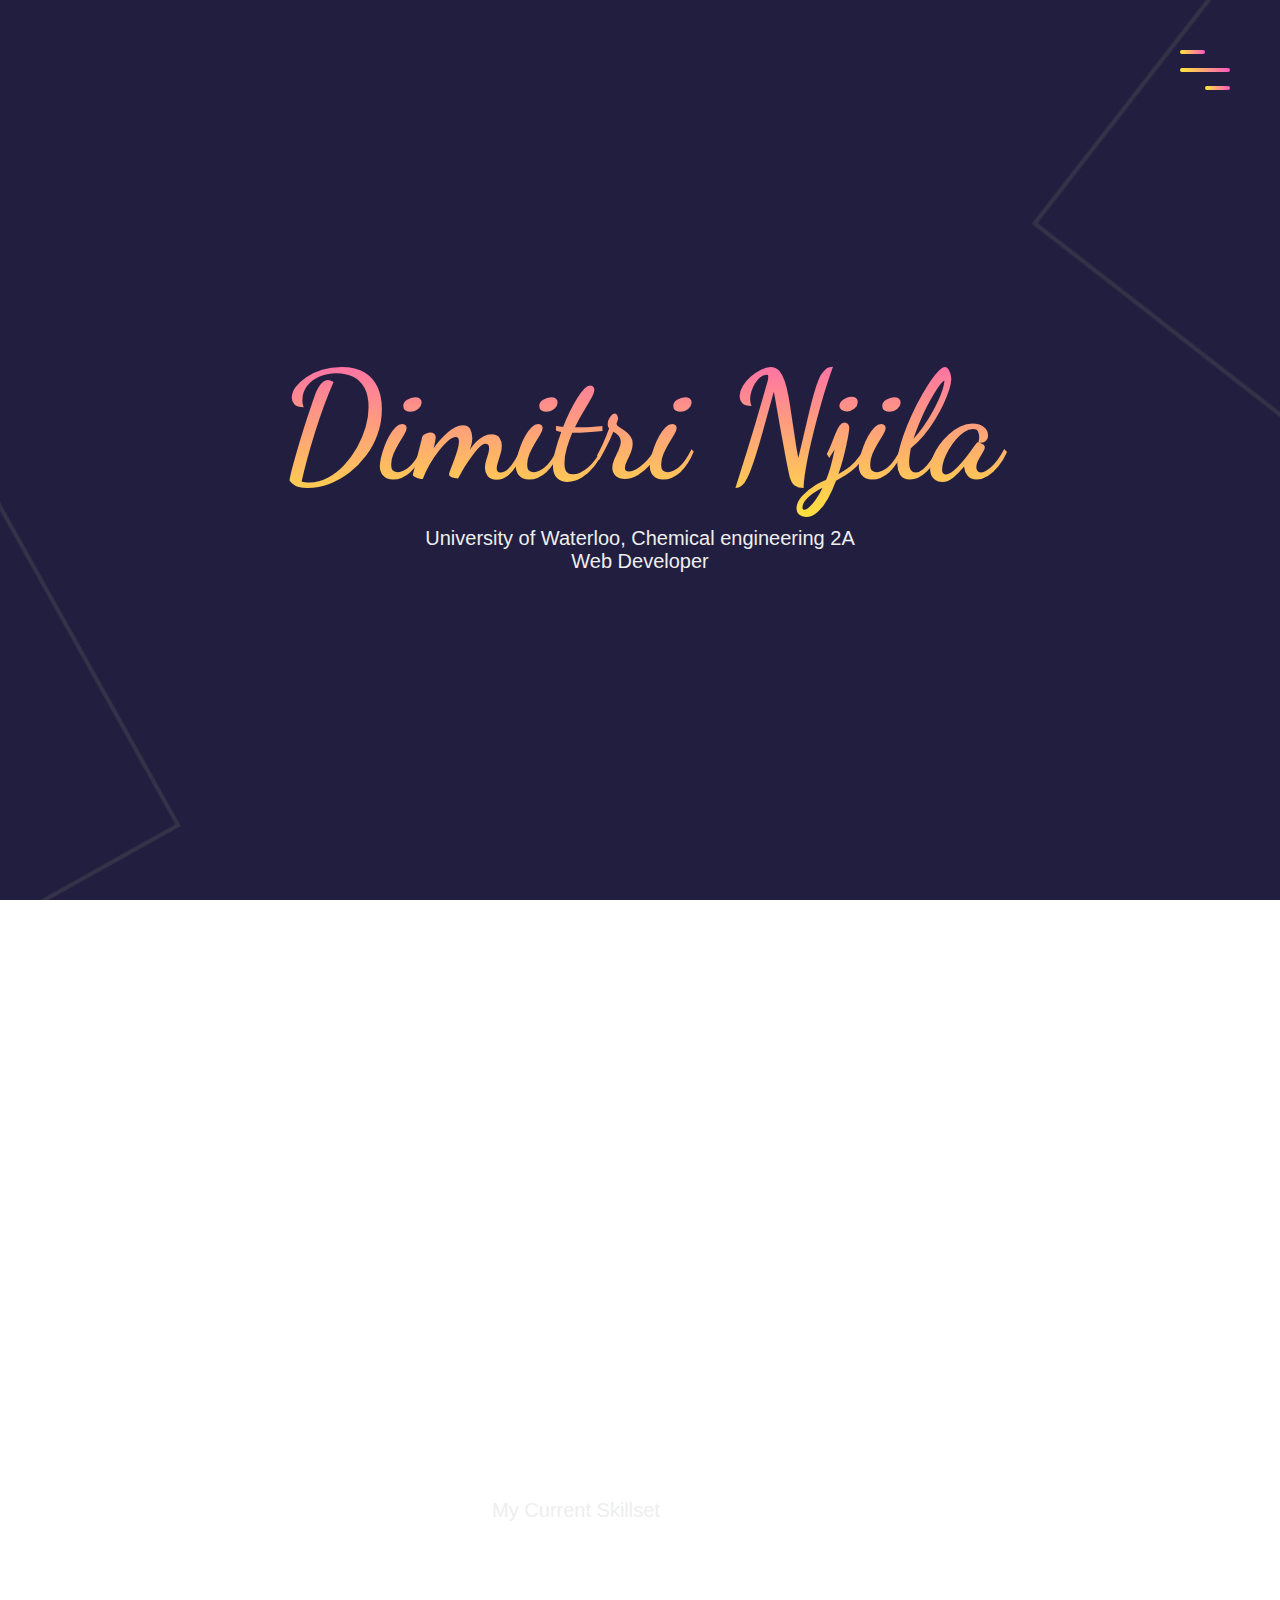
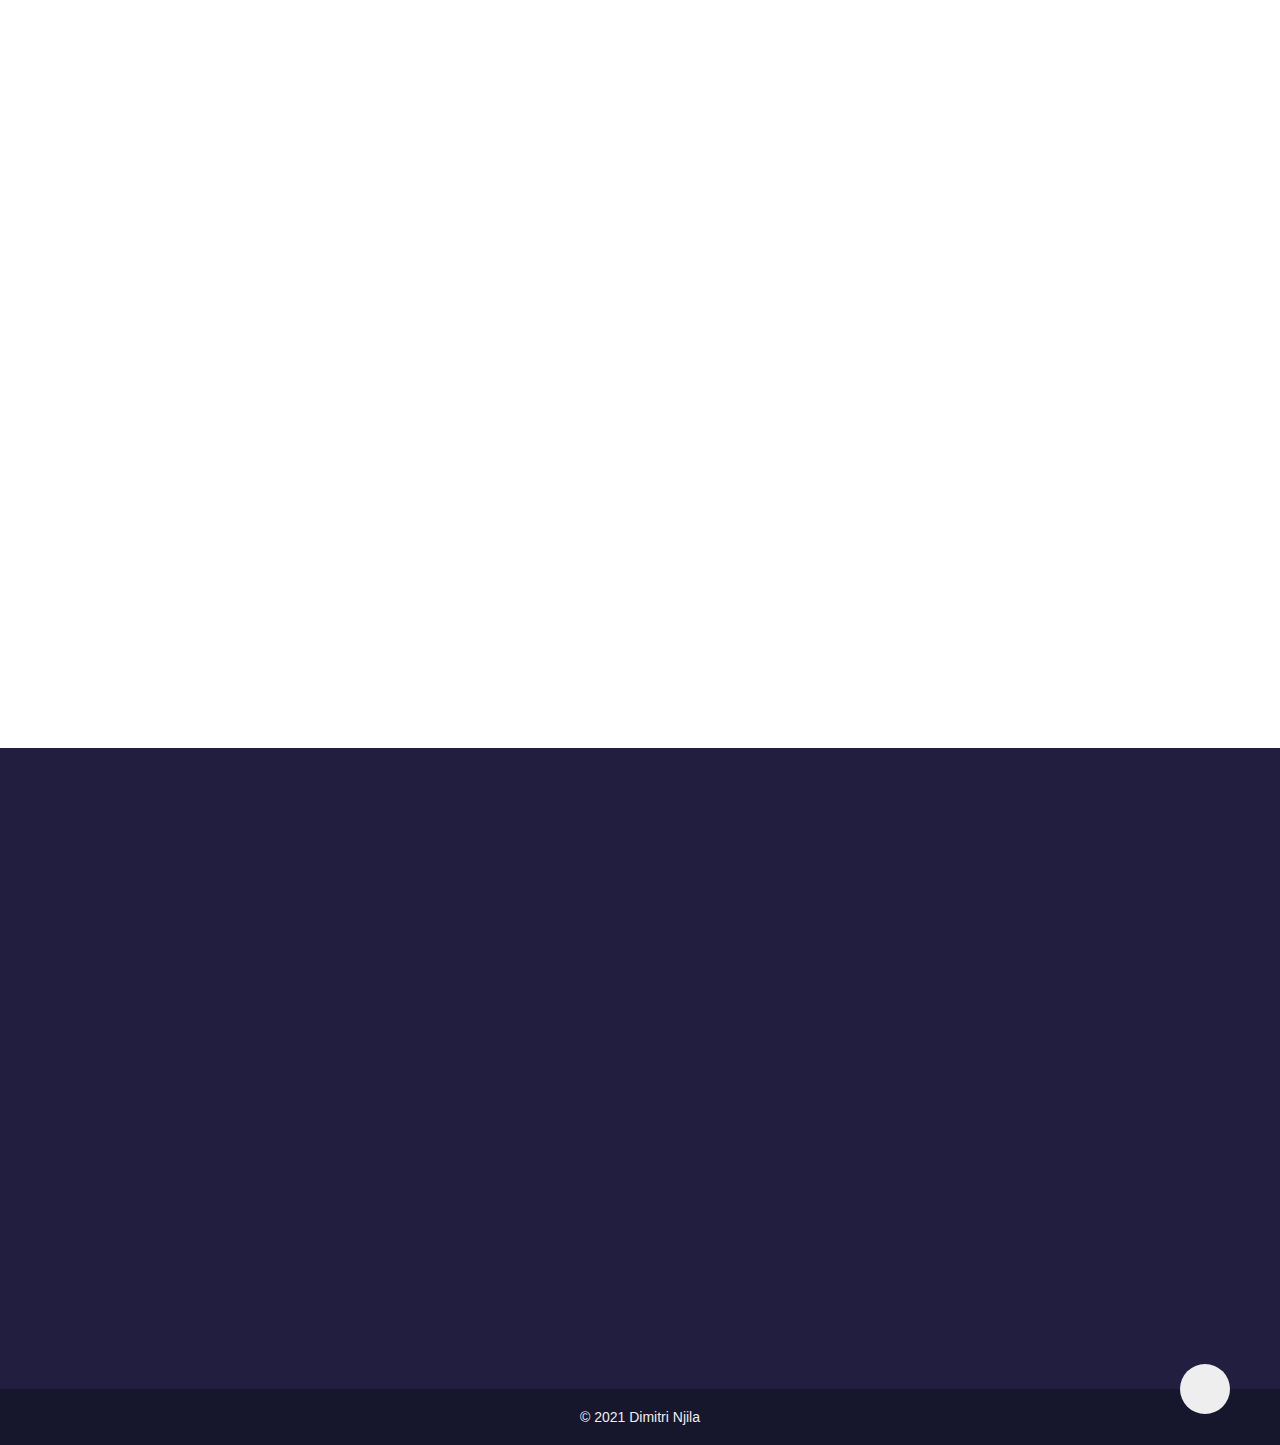
<file: index.html>
<!DOCTYPE html>
<html lang="en" dir="ltr">
  <head>
    <meta charset="utf-8">
    <meta name="viewport" content="width=device-width, initial-scale=1">
    <meta http-equiv="X-UA-Compatible" content="ie-edge">
    <title> Dimitri Njila</title>
    <link rel="preconnect" href="https://fonts.gstatic.com">
    <link href="https://fonts.googleapis.com/css2?family=Dancing+Script:wght@700&display=swap" rel="stylesheet">
    <link rel="stylesheet" href="https://unpkg.com/aos@next/dist/aos.css" />
    <link rel="stylesheet" href="https://use.fontawesome.com/releases/v5.7.2/css/all.css" integrity="sha384-fnmOCqbTlWIlj8LyTjo7mOUStjsKC4pOpQbqyi7RrhN7udi9RwhKkMHpvLbHG9Sr" crossorigin="anonymous">
    <link rel="stylesheet" href="main.css">
  </head>
  <body>
      <header>
        <div class=" menu-toggler">
          <div class="bar half start">
          </div>
          <div class="bar">
          </div>
          <div class="bar half end">
          </div>
        </div>
        <nav class= "top-nav">
          <ul class="nav-list">
              <li>
                <a href="index.html" class= "nav-link">Home</a>
              </li>
              <li>
                <a href="#about" class= "nav-link">About</a>
              </li>
              <li>
                <a href="#services" class= "nav-link">Skills</a>
              </li>
              <li>
                <a href="#portfolio" class= "nav-link">Portfolio</a>
              </li>
              <li>
                <a href="#contact" class= "nav-link">Contact</a>
              </li>
          </ul>
        </nav>
        <div class="landing-text">
          <h1>Dimitri Njila</h1>
          <h6> University of Waterloo,  Chemical engineering 2A<br> Web Developer</h6>
        </div>
      </header>
      <section class="about" id="about">
        <div class="container">
          <div class="profile-img" data-aos="fade-right" data-aos-delay="300">
            <img src="images/profile.jpg" alt="">
          </div>
          <div class="about-details" data-aos="fade-left" data-aos-delay="600">
            <div class="about-heading">
              <h1>About</h1>
              <h6>Myself</h6>
            </div>
            <p> I am a second-year student studying chemical engineering at the University of Waterloo, and a freelance front-end web developer actively looking for work. I have a passion for coding and love challenging myself creatively and aesthetically. I design simple yet appealing responsive websites! I enjoy learning new skills daily and am looking to get involved with some fellow developers.</p>

            <div class="social-media-icons">
              <ul class="nav-list">
                <li>
                  <a href="https://www.linkedin.com/in/dimitri-njila-8b69931a9/" class="icon-link" target="_blank">
                    <i class="fab fa-linkedin"></i>
                  </a>
                </li>
                <li>
                  <a href="https://dribbble.com/Dymytry" class="icon-link" target="_blank">
                    <i class= "fab fa-dribbble-square"></i>
                  </a>
                </li>
                <li>
                  <a href="https://github.com/Dymytry77" class="icon-link" target="_blank">
                    <i class="fab fa-github"></i>
                  </a>
                </li>
              </ul>
            </div>
          </div>
        </div>
      </section>
      <section class= "services" id="services">
        <div class="container">
          <div class="section-heading">
            <h1>Skills</h1>
            <h6>My Current Skillset</h6>
          </div>
          <div class="my-skills">
            <div class="skill" data-aos="fade-in" data-aos-delay="300">
              <div class="icon-container">
                <i class="fas fa-layer-group"></i>
              </div>
              <h1>Technical Skills</h1>
              <ul class="skill-list">
                <li>HTML5 and CSS/SCSS</li>
                <li>JavaScript/JQuery</li>
                <li>Bootstrap</li>
                <li>GitHub</li>
                <li>Responsive Web Design</li>
              </ul>
            </div>
            <div class="skill" data-aos="fade-in" data-aos-delay="600">
              <div class="icon-container">
                <i class="fas fa-user-tie"></i>
              </div>
              <h1>Professional Skills</h1>
                <ul class="skill-list">
                <li>Creativity</li>
                <li>Strong <br>Interpersonal Skills</li>
                <li>Critical Thinking</li>
                <li>Teamwork</li>
              </ul>
            </div>
            <div class="skill" data-aos="fade-in" data-aos-delay="900">
              <div class="icon-container">
                <i class="fas fa-dumbbell"></i>"
              </div>
              <h1>Other Skills</h1>
                <ul class="skill-list">
                  <li>Detail Oriented</li>
                  <li>Communication</li>
                  <li>Above-Average <br>Problem solving</li>
                  <li>Time Management</li>
                </ul>
            </div>

          </div>

        </div>

      </section>
      <section class= "portfolio" id="portfolio">
        <div class="container">
          <div class="section-heading">
            <h1>Portfolio</h1>
            <h6>Some Of My Recent Work</h6>
          </div>
          <div class="portfolio-item">
            <div class="portfolio-img has-margin-right" data-aos="fade-right" data-aos-delay="300">
              <img src="images/landing pages.jpg" alt="">
            </div>
            <div class="portfolio-description" data-aos="fade-left" data-aos-delay="600">
              <h6>Web design</h6>
              <h1>Landing Page</h1>
              <p>Fully Responsive Landing page for a product in an e-commerce website. HTML5 and CSS project, with a minimal amount of JS. </p>
              <a href="landing page.html" class="cta">View Project</a>
              <br>
              <a href="https://github.com/Dymytry77/Product-page" class="cta">View Code</a>
            </div>
          </div>
          <div class="portfolio-item">
            <div class="portfolio-description has-margin-right" data-aos="fade-right" data-aos-delay="600">
              <h6>Web Development</h6>
              <h1>Dark Theme UI </h1>
              <p>Implemented a dark mode toggle button that switches between light and dark modes. HTML5, CSS and JS project.</p>
              <a href="dark.html" class="cta">View Project</a>
              <br>
              <a href="https://github.com/Dymytry77/Dark-UI" class="cta" >View Code</a>
            </div>
            <div class="portfolio-img" data-aos="fade-left" data-aos-delay="1200">
              <img src="images/Dark UI.jpg" alt="">
            </div>
          </div>
          <div class="portfolio-item">
            <div class="portfolio-img has-margin-right" data-aos="fade-right" data-aos-delay="1500">
              <img src="images/web app.jpg" alt="">
            </div>
            <div class="portfolio-description" data-aos="fade-left" data-aos-delay="1800">
              <h6>Web App </h6>
              <h1>Pomodoro Application</h1>
              <p> Simple Utility Web app programmed to measure studying time via Pomodoro Technique. HTML5, Bootstrap, CSS and JS project.</p>
              <a href="pomodoro.html" class="cta">View Project</a>
              <br>
              <a href="https://github.com/Dymytry77/Pomodoro.github.io" class="cta" >View Code</a>
            </div>
          </div>
      </section>

      <section class="contact" id="contact">
        <div class="container" data-aos="fade-up" data-aos-delay="300">
          <div class="section-heading">
            <h1>Contact</h1>
            <h6>Lets Work Together!</h6>
          </div>
          <form action="https://formspree.io/f/mgeprlvn" method="post">
            <label for="name">Name:</label>
            <input type="text" id="name" name="name" placeholder=" Enter your name..." required>
            <label for="email">Email</label>
            <input type="email" id="email" name="email" placeholder=" Enter your email..." required>
            <label for="subject">Subject:</label>
            <textarea name="subject" id="subject" rows="10" cols="10"></textarea>
            <input type="submit" value="Submit">
          </form>
        </div>
      </section>

      <footer class="copyright">
        <div class="up" id="up">
          <i class="fas fa-chevron-up"></i>
        </div>
        <p>&copy; 2021 Dimitri Njila</p>
      </footer>

    <script src="https://ajax.googleapis.com/ajax/libs/jquery/3.3.1/jquery.min.js"></script>
    <script src="https://unpkg.com/aos@next/dist/aos.js"></script>
    <script src="main.js"></script>
  </body>
</html>
</file>
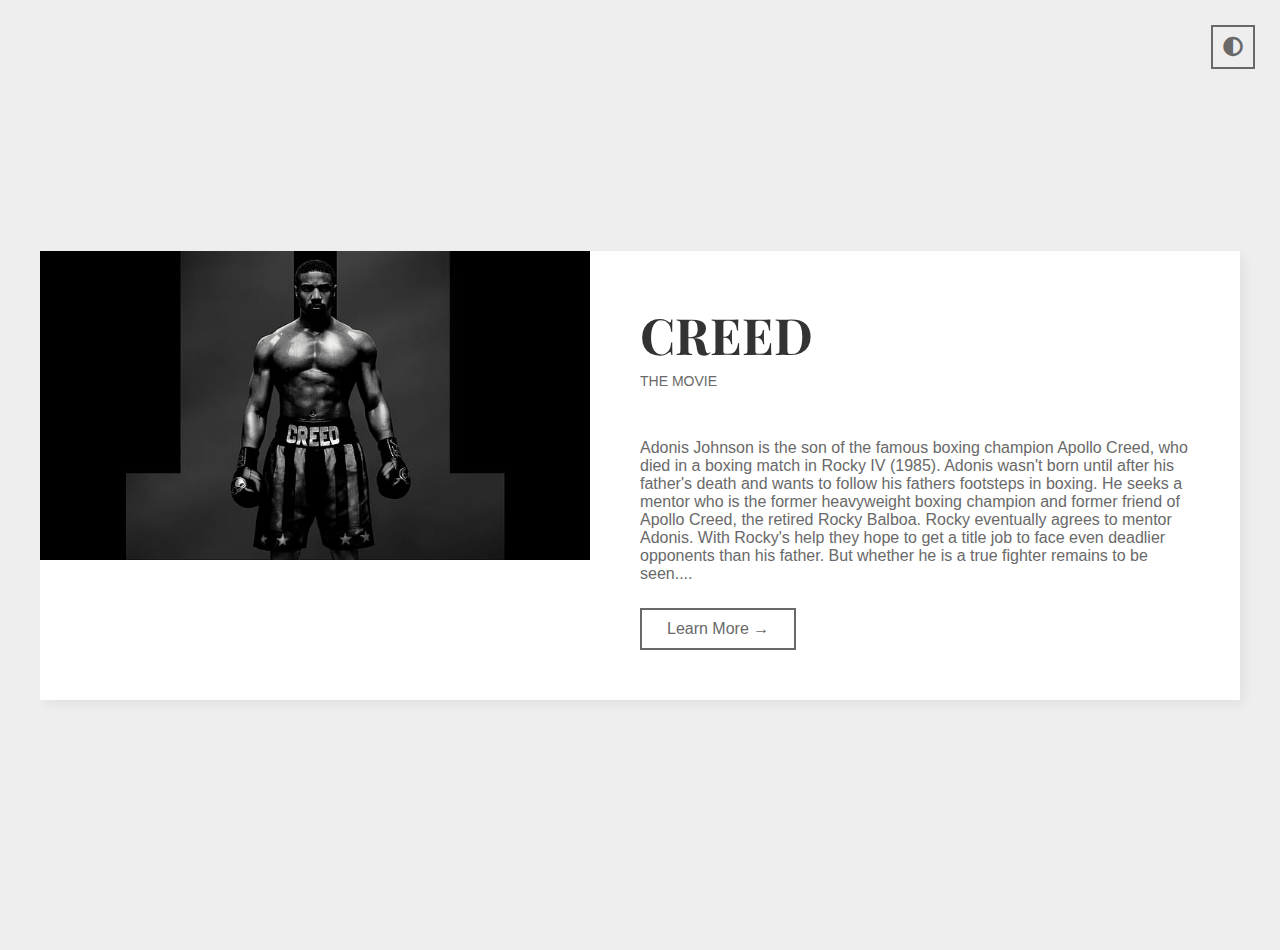
<file: dark.html>
<!DOCTYPE html>
<html lang="en" dir="ltr">
  <head>
    <meta charset="utf-8">
    <meta name="viewport"
          content="width=device-width, user-scalable=no, initial-scale=1.0,maximun-scale=1.0, minimum-scale=1.0">
    <meta http-equiv="X-UA-Compatible" content="ie-edge">
    <title>Dark Theme</title>
    <link rel="preconnect" href="https://fonts.gstatic.com">
<link href="https://fonts.googleapis.com/css2?family=Playfair+Display:wght@700&display=swap" rel="stylesheet">
    <link rel="stylesheet" href="https://cdnjs.cloudflare.com/ajax/libs/font-awesome/5.13.0/css/all.min.css">
    <link rel="stylesheet" href="dark.css">
  </head>
  <body>
<section>
  <div class="toggle-btn">
    <i class="fas fa-adjust"></i>
  </div>
  <div class="container">
    <div class="content">
      <div class="content-image">
        <img src="images/creed.jpg">

      </div>
      <div class="content-text">
        <h1 class= "title">CREED</h1>
        <h2 class="subtitle">The Movie</h2>
        <p class:"description">Adonis Johnson is the son of the famous boxing champion Apollo Creed, who died in a boxing match in Rocky IV (1985). Adonis wasn't born until after his father's death and wants to follow his fathers footsteps in boxing. He seeks a mentor who is the former heavyweight boxing champion and former friend of Apollo Creed, the retired Rocky Balboa. Rocky eventually agrees to mentor Adonis. With Rocky's help they hope to get a title job to face even deadlier opponents than his father. But whether he is a true fighter remains to be seen....</p>
        <a href="#" class ="cta"> Learn More &rarr;</a>
      </div>

    </div>

  </div>
</section>

<script src="dark.js"></script>
  </body>
</html>
</file>
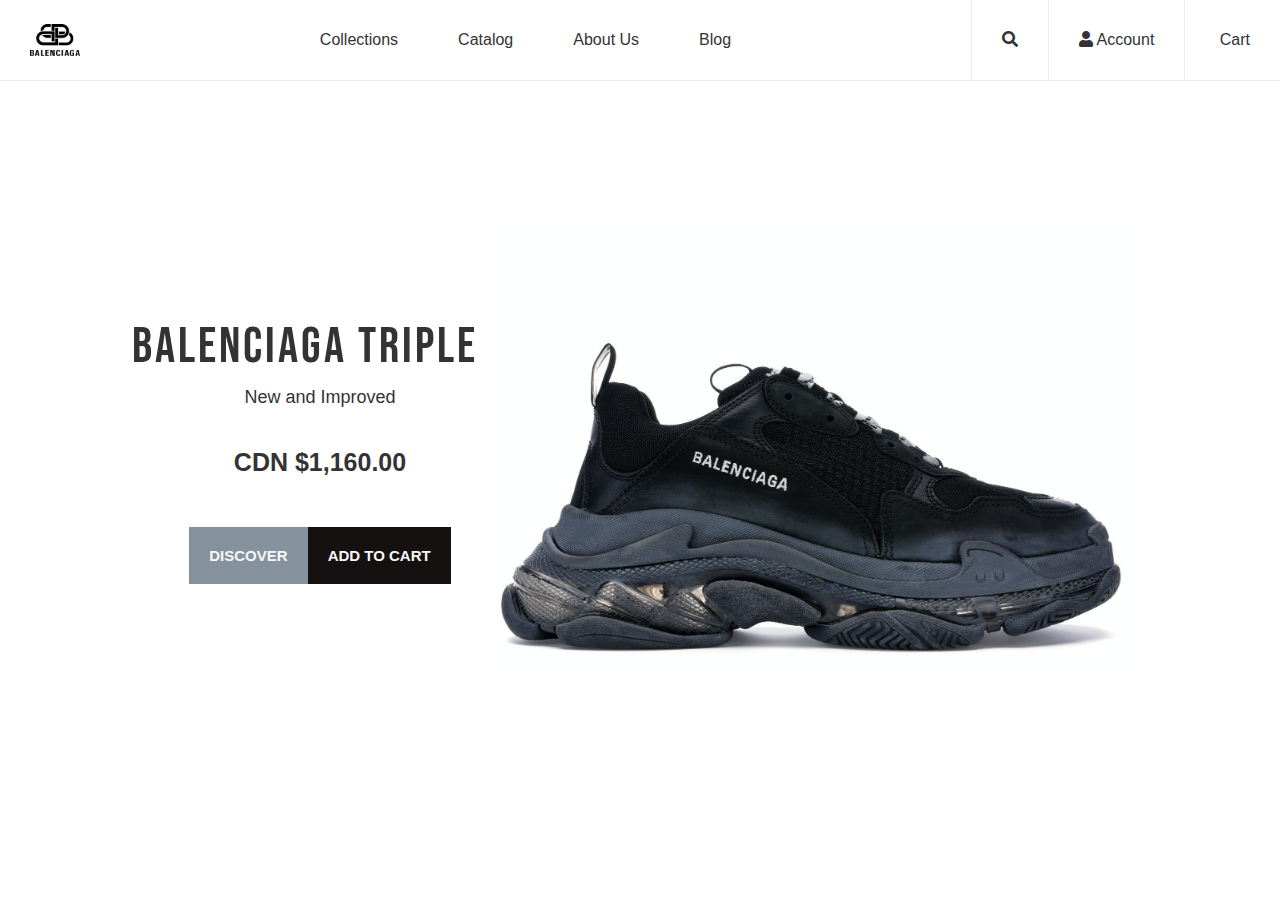
<file: landing page.html>
<!DOCTYPE html>
<html lang="en">
<head>
    <meta name="viewport" content="width=device-width, initial-scale=1">
    <meta charset="UTF-8">
    <title>Balenciaga</title>
    <link rel="preconnect" href="https://fonts.gstatic.com">
    <link href="https://fonts.googleapis.com/css2?family=Bebas+Neue&display=swap" rel="stylesheet">
    <link rel="stylesheet" href="https://use.fontawesome.com/releases/v5.7.1/css/all.css">
    <link rel="stylesheet" href="landing page.css">
</head>
<body>
  <header>
    <div class="menu-toggle">
      <i class="fas fa-bars"></i>

    </div>
    <div class="overlay">

    </div>

    <nav>
      <i class="fas fa-times"></i>
      <div class="logo">
        <img src="images/logo.png">
      </div>

      <div class="nav-middle">
        <ul>
          <li><a href="#">Collections</a></li>
          <li><a href="#">Catalog</a></li>
          <li><a href="#">About Us</a></li>
          <li><a href="#">Blog</a></li>
        </ul>
      </div>
      <div class="nav-right">
        <ul>
          <li>
            <a href="#">
              <i class="fas fa-search"></i>
            </a>
          </li>
          <li>
            <a href="#">
              <i class="fas fa-user"></i> Account
            </a>
          </li>
          <li>
            <a href="#">
              <i class="fas fa-cart"></i> Cart
            </a>
          </li>


        </ul>
      </div>
    </nav>
    <div class="main">
      <div class="tone-1">
        <div class="product-info">
          <h1>Balenciaga Triple S</h1>
          <p>New and Improved</p>
          <h2>CDN $1,160.00</h2>
          <div class="info-btns">
            <a href="#" class="btn discover-btn">DISCOVER</a>
            <a href="#" class="btn cart-btn">ADD TO CART</a>
          </div>
        </div>
      </div>
      <div class="tone-2">
        <img src="images/Balency.jpeg" alt="">
      </div>
    </div>
  </header>

<script src="https://ajax.googleapis.com/ajax/libs/jquery/3.3.1/jquery.min.js"></script>
<script src="landing page.js"></script>
</body>
</html>
</file>
<file: main.css>
/*Start global*/
*{
  margin:0;
  padding:0
  box-sizing:border-box;
}
html{
  font-size:10px;
  font-family: 'Roboto', sans-serif;
  color: #eee;
}

body {
  width: 100%;
  height: 100%;
  background: url(images/sitebg.jpg) no-repeat center fixed;
  background-size: cover;
}

section{
  padding: 6rem 0;
}

a{
  text-decoration: none;
  color: #eee;
}

p{
  font-size: 2rem;
  font-weight: 300;
}

img{
  width: 100%;
}

/*End global*/

/*Start reusable*/
.container{
  width: 90%;
  max-width: 120rem;
  height: 100%;
  position: relative;
}

.section-heading{
  text-align: center;
  margin-bottom: 10rem;
}

.section-heading h1{
  font-size: 3.5rem;
  color: rgba(255, 255, 255, .3);
  text-transform: uppercase;
  font-weight: 500;
  position: relative;
  margin-bottom: 1rem;
}
.section-heading h1::before,
.section-heading h1::after{
  content: '';
  position: absolute;
  bottom: -.5rem;
  left: 50%;
  transform: translateX(-50%);
  background-color: rgba(255, 255, 255, 0.75);

}
.section-heading h1::before{
  width: 10rem;
  height: 3px;
  border-radius: .8rem;
}
.section-heading h1::after{
  width: 1.5rem;
  height: 1.5rem;
  border-radius: 100%;
  bottom: -1rem;
}
.section-heading h6{
  font-size: 2rem;
  font-weight: 400;
}
.has-margin-right{
  margin-right:5rem ;
}
/*End reusable*/

/*Start header*/
header{
  width: 100%;
  height: 100vh;
}

.top-nav{
  width: 100%;
  height: 100vh;
  position: fixed;
  top: -100vh;
  z-index: 50;
  background-color: #16162d;
  border-bottom-right-radius: 100%;
  border-bottom-left-radius: 100%;
  transition: all 650ms cubic-bezier(1,0,0,1);
}

.nav-list{
  list-style: none;
  width: 100%;
  height: 100%;
  display: flex;
  justify-content: center;
  align-items: center;
}

li{
  margin: 0 2rem;
}

.nav-link{
  font-family: 'Dancing Script', cursive;
  font-size: 5rem;
  padding: 1rem;
}

.nav-link:hover,
.nav-link:focus{
  background: linear-gradient(to top, #ffe838, #fd57bf);
  -webkit-background-clip: text;
  -webkit-text-fill-color: transparent;
}

.top-nav.open{
  top: 0;
  border-radius: initial;

}

.menu-toggler{
  position: absolute;
  top:5rem;
  right: 5rem;
  width: 5rem;
  height: 4rem;
  display: flex;
  flex-direction: column;
  justify-content: space-between;
  cursor: pointer;
  z-index: 1500;
  transition: transform 650ms ease-out;
}

.menu-toggler.open{
  transform: rotate(-45deg);

}

.bar{
  background: linear-gradient(to right, #ffe838, #fd57bf);
  width: 100%;
  height: 4px;
  border-radius: .8rem;
}

.bar.half{
  width: 50%;
}

.bar.start{
  transform-origin: right;
  transition: transform 650ms cubic-bezier(0.54, -0.81, 0.57, 0.57);
}
.open .bar.start{
  transform: rotate(-450deg) translateX(.8rem);
}
.bar.end{
  align-self: flex-end;
  transform-origin: left;
  transition: transform 650ms cubic-bezier(0.54, -0.81, 0.57, 0.57);
}
.open .bar.end{
  transform: rotate(-450deg) translateX(-.8rem);
}

.landing-text{
  position: absolute;
  top: 50%;
  left: 50%;
  transform: translate(-50%, -50%);
  width: 100%;
  text-align: center;
  z-index: 1;
}

.landing-text h1{
  font-size: 15rem;
  font-family: 'Dancing Script', cursive;
  background: linear-gradient(to top, #ffe838, #fd57bf);
  -webkit-background-clip: text;
  -webkit-text-fill-color: transparent;
  padding: 1rem;
  user-select: none;
}

.landing-text h6{
  font-size: 2rem;
  font-weight: 400;
}
/*End header*/

/*Start about*/
.about .container{
  display: flex;
  align-items: center;
  justify-content: center;
}

.about-heading{
  text-align: center;
  text-transform: uppercase;
  line-height: 0;
  margin-bottom: 6rem;
}

.about-heading h1{
  font-size: 8rem;
  opacity: 0.3;
}

.about-heading h6{
  font-size: 3rem;
  font-weight: 400;
}

.profile-img{
  flex: 1;
  margin-right: 5rem;
  width: 30rem;
}

.about-details{
  flex: 1;
}

.social-media-icons{
  margin-top: 5rem;
}
.social-media-icons i{
  font-size: 5rem;
  transition: color 650ms;
}

.fa-linkedin:hover{
  color: #38a1f3;
}

.fa-dribbble-square:hover{
  color: #ea4c89;
  }

.fa-github:hover{
  color: #000000;
}
/*End about*/

/*Start skills*/
.my-skills{
  margin-top: 10rem;
  margin-left: 15rem;
  display: grid;
  grid-template-columns: repeat(auto-fit, minmax(25rem, 1fr));
  grid-gap: 2.5rem;
  text-align: justify;
}

.skill{
  display: flex;
  flex-direction: column;
  justify-content: center;
  align-items: center;
  padding: 4rem;
  position: relative;
  left: -7rem;
}

.skill h1{
  text-transform: uppercase;
  letter-spacing: 2px;
  margin: 2rem -2px 2rem 0;
}
.skill-list{
  font-size: 1.5rem;
}
.skill-list li{
  margin-bottom: 1rem;
}


.icon-container{
  width: 10rem;
  height: 10rem;
  border: 3px solid #ffe838;
  background-color: #fd57bf;
  margin-bottom: 2rem;
  display: flex;
  transform: rotate(45deg);
}
.icon-container i{
  color: #ffe838;
  font-size: 5rem;
  margin: auto;
  transform: rotate(-45deg);
}
/*End skills*/

/*Start portfolio*/
.portfolio-item{
  display: flex;
  align-items: center;
  justify-content: center;
  margin-bottom: 5rem;
}
/*.portfolio-item:last-child,{
  margin-bottom: 0;
  margin-left: 1rem;
}*/

.portfolio-img img:nth-child(1){
  border: 2px solid white;
}



.portfolio-description{

}
.portfolio-description h1{
  font-size: 3rem;
  text-transform: uppercase;
  font-weight: 300;
  margin: 1rem 0;
}

.portfolio-description h6{
  font-size: 1.5rem;
  text-transform: uppercase;
  font-weight: 300;
  opacity: 0.3;
}

.portfolio-description .cta{
  display: inline-block;
  margin-top: 2.5rem;
  font-size: 1.5rem;
  text-transform: uppercase;
  color: #3883ff;
  transition: color 650ms;
}
.portfolio-description .cta:hover{
  color: #2f67cd;
}
.portfolio-description .cta a:nth-child(4){
  margin-right: 20rem;
}
/*End portfolio*/




/*Start contact*/
.contact{
  background-color: #221e3f;
  }

form{
  width: 70%;
  margin: 0 auto;
}
form label{
  font-size: 1.5rem;
}

input,
select,
textarea {
  width: 100%;
  padding: 1rem;
  margin-top: 5px;
  border: none;
  outline-color: #fd57bf;
}

input[type="submit"]{
  width: initial;
  background-color: #fd57bf;
  color: #eee;
  padding: 1rem  2rem;
  border-radius: .8rem;
  cursor: pointer;
  transition: background-color 650ms;
}
input [type="submit"]:hover{
  color: #221e3f;
  background-color: #ffe838;
}

/*End contact*/

/*Start footer*/
.copyright{
  width: 100%;
  text-align: center;
  background-color: #16162d;
  padding: 2rem 0;
  position: relative;
}

.up{
  position: absolute;
  width: 5rem;
  height: 5rem;
  background-color: #eee;
  top: -2.5rem;
  right: 5rem;
  border-radius: 100%;
  display: flex;
  animation: pulse 2s infinite;
  cursor: pointer;
}
.up i{
  color: #16162d;
  font-size: 2rem;
  margin: auto;
}
.copyright p{
  font-size: 1.4rem;
}
/*End footer*/

/*Start animations*/
@keyframes pulse{
  0%{
    box-shadow: 0 0 0 0 rgba(253,87, 191, .99);
  }
  70%{box-shadow: 0 0 0 2rem rgba(253,87, 191, 0);
  }
  100%{box-shadow: 0 0 0 0 rgba(253,87, 191, 0);
  }
}
/*End animations*/

/*Start media queries*/
@media screen and (max-width: 768px){
  body {
    background: url(images/sitebg2.jpg) no-repeat center fixed;
    background-size: cover;
  }
  .landing-text h1{
    font-size: 15rem;
  }
  .landing-text h6{
    font-size: 1.7rem;
  }
  .nav-list{
    flex-direction: column;
  }
 li{
    margin: 2rem 0;
  }

  .nav-link{
    font-size: 4.5rem;
  }

  .about-heading h1{
    font-style: 8rem;
  }

  .section-heading h1{
    font-size: 3rem;
  }
  .about-details{
    flex-direction: initial;
  }
  .about-details li{
    margin: o 2rem;
  }
  .icon-container{
    width: 7rem;
    height: 7rem;
  }
  .icon-container i{
    font-size: 4rem;
  }

  .timeline ul{
    margin: 0 0 0 auto;
  }

  .timeline .data-date:before{
    left: -20rem;
    }
  .timeline .data-date:after{
    left: -5.9rem;
  }
}
@media screen and (max-width: 600px){

  .menu-toggler{
    top: 2rem;
    right: 2rem;
  }

  .landing-text h1{
    font-size: 8rem;
  }
  .landing-text h6{
    font-size: 1.4rem;
  }

  .nav-link{
    font-size: 3.5rem;
  }
  .about .container{
    flex-direction: column;
  }

  .profile-img{
    margin: 0 0 7rem 0;
  }
  .portfolio-item{
    flex-direction: column;
    order: 1;
  }
  .portfolio-img{
    margin: 0 0 2rem 0;
  }
  .portfolio-description{
    margin: 0 ;
    order: 2;
  }


  form{
    width: 100%;
  }

  .up{
    right: 2rem;
  }





}
/*End media queries*/
</file>
<file: dark.css>
*{
  margin:0;
  padding:0
  box-sizing:border-box;
}

html{
  font-size:10px;
}

:root{
  --title-color: #333;
  --body-color: #696969;
  --background-color: #eee;
  --foreground-color: #fff;
  --blending-mode: normal;
}
.dark-theme{
  --title-color: #fff;
  --body-color: #afafaf;
  --background-color: #181621;
  --foreground-color: #211f2a;
  --blending-mode: lighten;
}

body{
  background-color: var(--background-color);
  font-family: sans-serif;
  font-size: 1.6rem;
  color: var(--body-color);
  transition: background-color 1s, color 1s;
}

section {
  height: 100vh;
  display: flex;
  align-items: center;
  justify-content: center;
  padding: 2.5rem 0;
}

.toggle-btn {
  width: 4rem;
  height: 4rem;
  position: absolute;
  top: 2.5rem;
  right: 2.5rem;
  border: 2px solid var(--body-color);
  display: flex;
  cursor: pointer;
  z-index: 9999;

}
.toggle-btn i{
  margin:auto;
  font-size: 2rem;
}

.container {
  width: 100%;
  max-width: 120rem;
  padding: 0 1.5rem;
  margin: 0 auto;

}

.content{
  display: flex;
  background-color: var(--foreground-color);
  box-shadow: .5rem .5rem 1rem rgba(0,0,0,.05);
  transition: background-color 1s,;

}

.content-image{
  flex: 1;
}
.content-image img{
  width: 100%;
  height: 100;
  object-fit: cover;
  mix-blend-mode: var(--blending-mode)
  }


  .content-text{
    flex: 1;
    padding: 5rem;
  }

  .title{
    font-family: 'Playfair Display', sans-serif;
    font-size: 5rem;
    color: var(--title-color);

  }

  .subtitle{
    font-size: 1.4rem;
    text-transform: uppercase;
    font-weight: 400;
    margin-bottom: 5rem;
    margin-top: .5rem;
    margin-right: 0;
  }

  .description {
    padding-bottom: 1.5rem;

  }

  .cta {
    display: inline-block;
    text-decoration: none;
    border: 2px solid var(--body-color);
    color: var(--body-color);
    padding: 1rem 2.5rem;
    margin-top: 2.5rem;
  }
</file>
<file: landing page.css>
*{
  margin: 0;
  padding: 0;
  border-sizing: border-box;
}

html{
  font-family: 'Roboto',sans-serif;
  font-size: 10px;
  color: #333;
}


header{
  width: 100%;
  height: 100vh;
  position: relative;
}

a{
  text-decoration: none;
  color:inherit;
}
img{
  background-color: transparent;
}

.menu-toggle{
  width: 5rem;
  height: 5rem;
  position: absolute;
  top: 1rem;
  left: 1rem;
  align-items: center;
  justify-content: center;
  cursor: pointer;
  outline: none;
  display: none;
  z-index: 999;
}

.menu-toggle i,
.fa-times{
  font-size: 3.5rem;
}

.fa-times{
  display: none;
  cursor: pointer;
}

nav{
  position: relative;
  display: flex;
  justify-content: space-between;
  align-items: center;
  border-bottom: 1px solid rgba(0,0,0,0.075);
  z-index: 1000;
}

.logo{
  width: 5rem;
  box-sizing: content-box;
  padding-left: 3rem;
  background-color: #fff;
}

.logo img{
  display: block;
  width:100%;
}
nav ul{
  height: 8rem;
  list-style: none;
  display: flex;
  font-size: 1.6rem;
}

nav ul li{
  padding: 0rem 3rem;
  line-height: 8rem;
  transition: background-color .5s;
}

nav ul li:hover{
  background-color: rgba(0,0,0,.075);
}

.nav-right ul li{
  border-right: 1px solid rgba(0,0,0,.075);
}
.nav-right ul li:nth-child(1){
  border-left: 1px solid rgba(0,0,0,.075);
}
.nav-right ul li:last-child{
  border-right: none;
}

.nav-right i{
  margin-right: 1rem;
}

.nav-right i:first-child{
  margin-right: 0;
}

.main{
  position: absolute;
  display: flex;
  top: 0;
  left: 0;
  right: 0;
  bottom: 0;
}
.tone-1{
  background-color: #ffffff;
  height: 100vh;
  flex: 1;
}
.tone-2{
  background-color: #ffffff;
  height: 100vh;
  flex: 1;
  position: relative;
}

.tone-2 img{
  width: 100%;
  position: absolute;
  top: 50%;
  left: -15rem;
  transform: translateY(-50%);
}

.product-info{
  display: flex;
  width: 90%;
  height: 100%;
  margin: 0 auto;
  flex-direction: column;
  align-items: center;
  justify-content: center;
}

.product-info h1{
  font-size: 5rem;
  font-family:'Bebas Neue', cursive;
  letter-spacing: 3px;
  margin-right: -3px;
  font-weight: 300;
  margin-bottom: 1rem;
  text-align: center;
}
.product-info p{
  font-size: 1.8rem;
  margin-bottom: 4rem;
}
.product-info h2{
  font-size: 2.5rem;
  margin-bottom: 5rem;
}

.btn{
  display: flex;
  padding: 2rem;
  color: #f7f7f6;
  font-size: 1.5rem;
  font-weight: 900;
  transition: all 0.5s;
}

.info-btns{
  display: flex;
}
.discover-btn{
 background-color: #85929E;
}

.cart-btn{
 background-color: #141110;
}
.cart-btn:hover,
.discover-btn:hover{
  box-shadow: 3px 1rem 2rem rgba(0,0,0,.3);
  transform: translateY(-1rem);
}

@media screen and (max-width: 1200px) {
  .tone-2 img{
    left: -8rem;
    }
    .product-info h1{
      font-size: 3.5rem;
      margin-bottom: 2rem;
    }
    .product-info p{
      font-size: 1.5rem;
      margin-bottom: 2rem;
    }

    .product-info h2{
      font-size: 2rem;
      margin-bottom: 2rem;
    }

    .btn{
      padding: 1.5rem;
      font-size: 1rem;
    }
}
@media screen and (max-width: 900px) {
  .logo{
    padding-left: 1.5rem;
  }

  nav ul{
    height: 5rem;
    font-size: 1.4rem;
  }

  nav ul li{
    padding: 0 1.5rem;
    line-height: 5rem;
  }
  .tone-2 img{
    left: -5rem;
    }
}
@media screen and (max-width: 600px) {
  .tone-2 img{
    left: -2.5rem;
    }
    .product-info p{
      font-size: 2rem;
    }
    .btn{
      padding: 1rem;
    }
    nav{
      display: flex;
      border-bottom: none;
      flex-direction: column;
      width: 25%;
      height: 100vh;
      background-color: #f7f7f6;
      justify-content: space-evenly;
      transform: translateX(-25rem);
      transition: transform 0.5s;
    }

    nav ul{
      height: initial;
      display: block;
      font-size: 2rem;
      text-align: center;
    }
    nav ul li{
      padding: 0;
      line-height: initial;
      margin-bottom: 2rem;
    }

    .logo{
      padding: 0;
    }

    .nav-right ul li,
    .nav-right ul li:nth-child(1){
      border: none;
    }

    .menu-toggle{
      display: flex;
    }
    .fa-times{
      display: block;
      position: absolute;
      top: 2rem;
      right: 2rem;
    }

    .active{
      transform:translateX(0);
    }

    .overlay{
      position: absolute;
      width: 0;
      height: 100vh;
      background-color: rgba(0,0,0,.8);
      z-index: 998;
      opacity: 0;
      transition: opacity .5s;
    }
    .overlay.menu-open{
      width: 100%;
      opacity: 1;
    }
}

@media screen and (max-width: 400px){
  .tone-2 img{
    left: 1rem;
  }

  .product-info h1{
    font-size: 2rem;
    margin-bottom: 1rem;
  }
  .product-info p{
    font-size: 1rem
    margin-bottom: 1rem;
  }
  .product-info h2{
    font-size: 1.5rem;
    margin-bottom: 1rem;
  }

  .btn{
    padding: 0.7rem;
    font-size: 0.8rem;
  }

}
</file>
